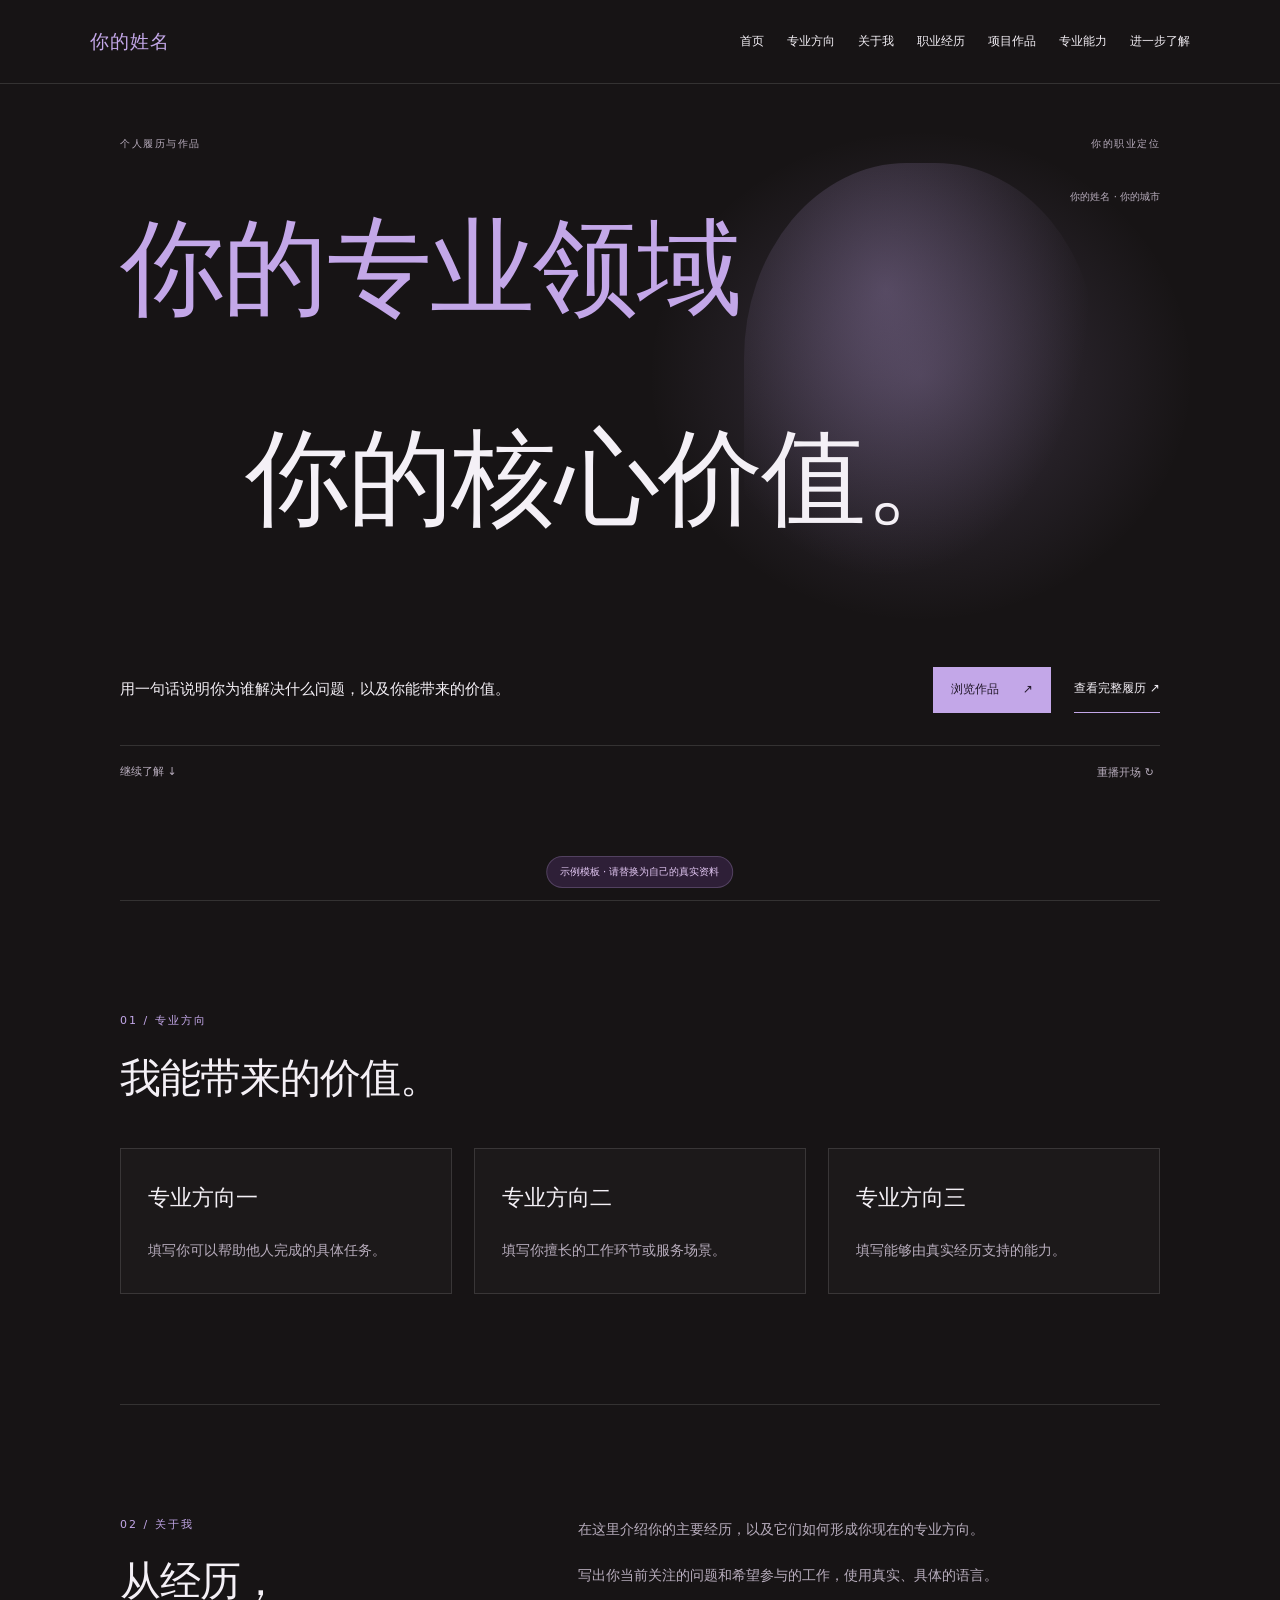
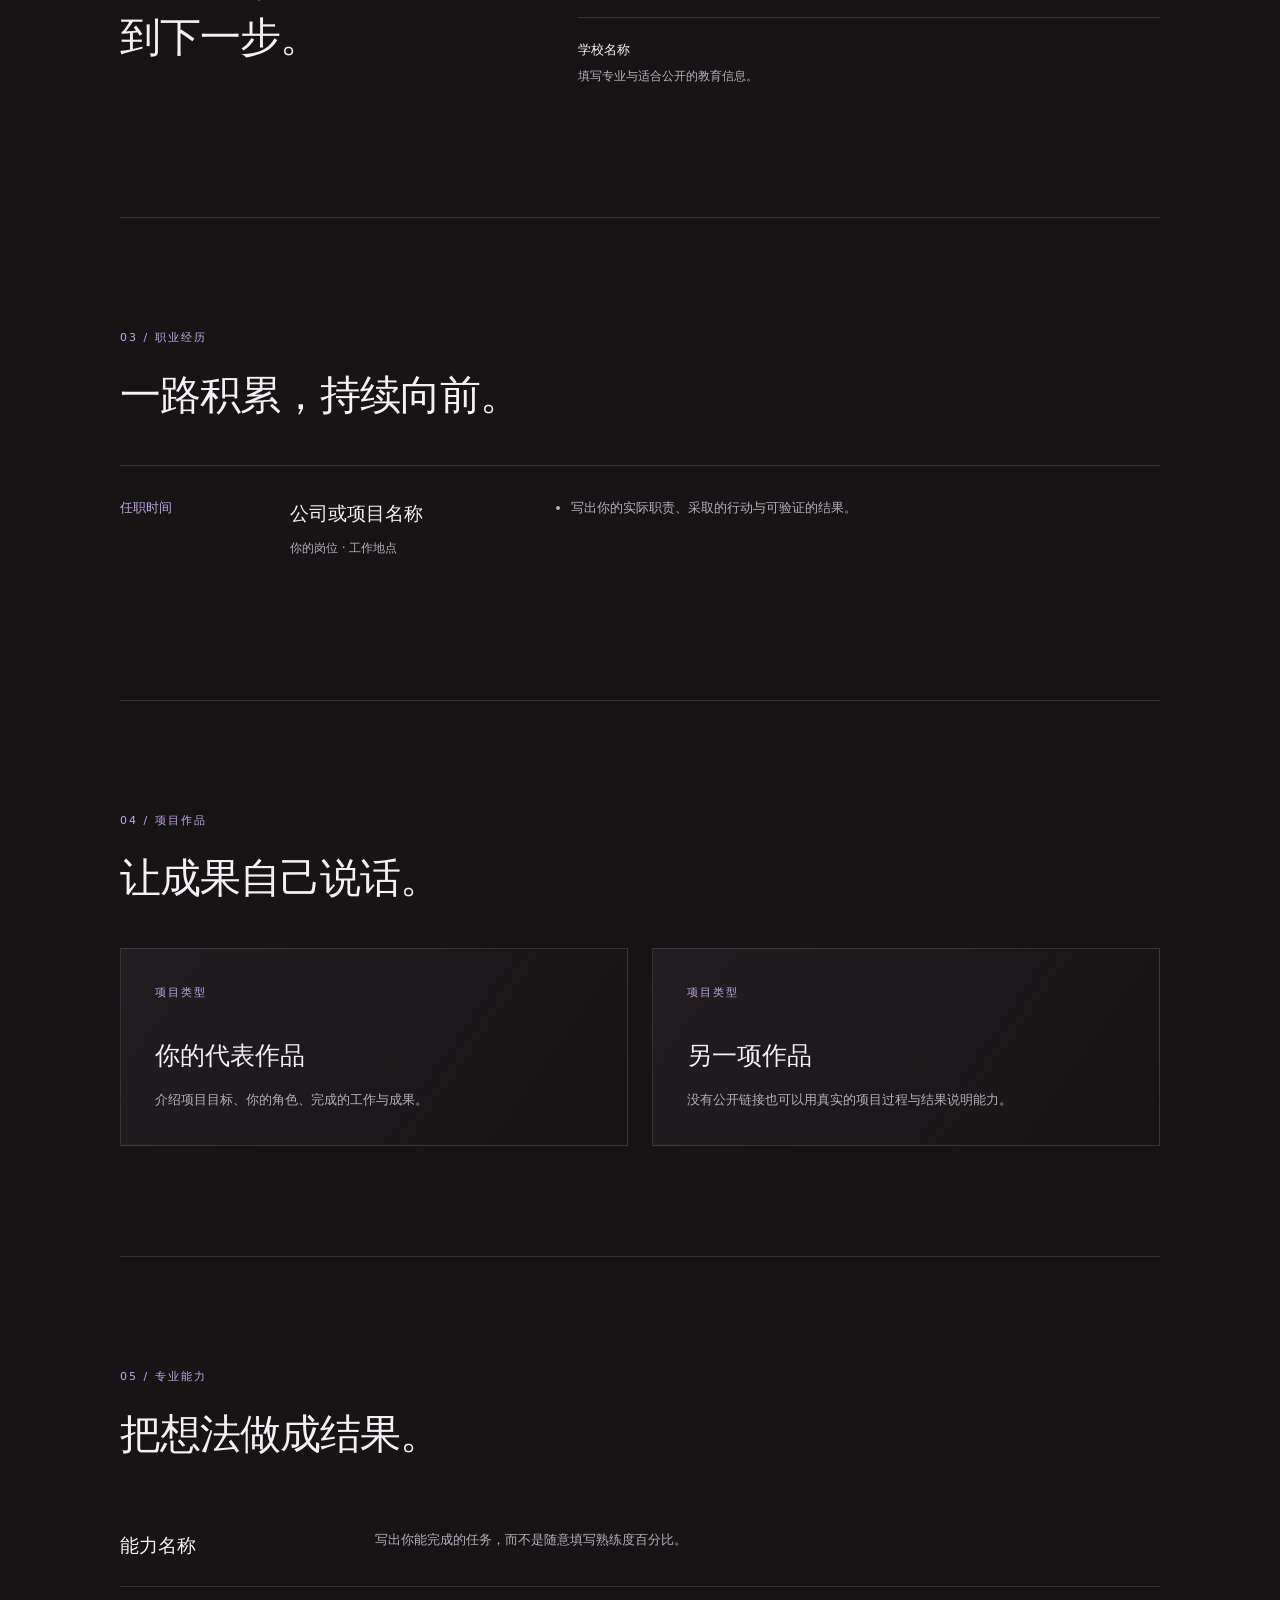
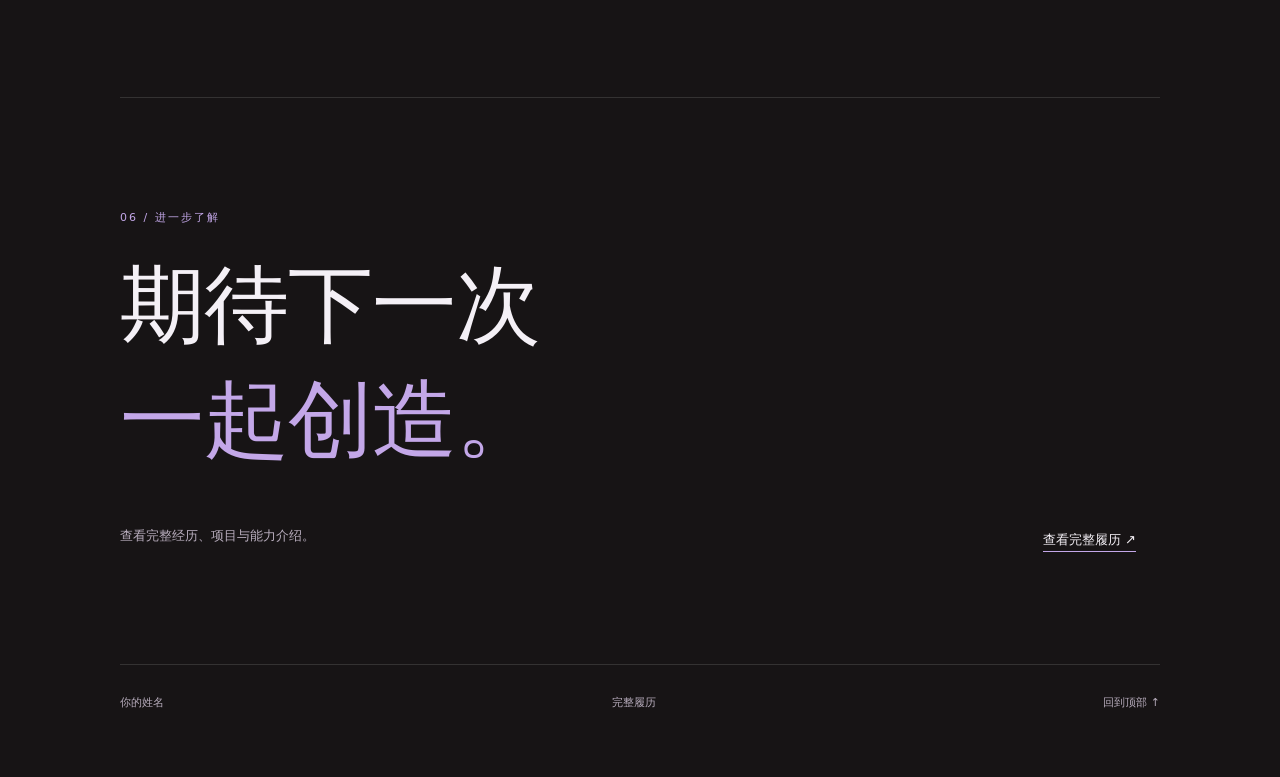
<file: assets/starter/index.html>
<!doctype html>
<html lang="zh-CN">
<head><meta charset="utf-8"><meta name="viewport" content="width=device-width,initial-scale=1"><meta name="description" content="个人履历与作品"><title>个人履历与作品</title><link rel="stylesheet" href="styles.css"><script src="profile.js" defer></script><script src="app.js" defer></script></head>
<body>
  <a class="skip" href="#about">跳至个人介绍</a>
  <header class="header"><a class="brand" href="#home" data-name>个人履历</a><nav class="desktop-nav" aria-label="主导航"></nav><button class="menu-toggle" aria-label="打开导航" aria-controls="mobile-menu" aria-expanded="false">菜单 <span aria-hidden="true">＋</span></button><nav id="mobile-menu" class="mobile-menu" aria-label="手机导航" hidden></nav></header>
  <main>
    <section class="hero" id="home" aria-labelledby="hero-title"><div class="container"><div class="hero-top"><span>个人履历与作品</span><span data-role></span></div><div class="hero-composition"><svg class="entrance-line" viewBox="0 0 1040 550" aria-hidden="true"><path pathLength="1" d="M-30 390C290 515 1110 180 856 52C642 -45 583 161 750 220"/></svg><figure class="portrait"><div class="portrait-placeholder" aria-hidden="true"></div><img alt="" hidden></figure><h1 id="hero-title"><span class="title-first"></span><span class="title-second"></span></h1><p class="hero-note"></p><div class="hero-bottom"><p class="hero-intro"></p><div class="hero-actions"><a class="primary" href="#projects">浏览作品 <span aria-hidden="true">↗</span></a><a class="resume-link" href="resume.html">查看完整履历 <span aria-hidden="true">↓</span></a></div></div></div><div class="hero-under"><a href="#directions">继续了解 ↓</a><button class="replay" type="button">重播开场 ↻</button></div></div></section>
    <section class="section container" id="directions"><div class="section-heading"><p>01 / 专业方向</p><h2>我能带来的价值。</h2></div><div id="direction-list" class="direction-grid"></div></section>
    <section class="section container" id="about"><div class="about-grid"><div class="section-heading"><p>02 / 关于我</p><h2>从经历，<br>到下一步。</h2></div><div><div id="about-copy" class="prose"></div><div id="education-list" class="education"></div></div></div><div id="metric-list" class="metrics"></div></section>
    <section class="section container" id="experience"><div class="section-heading"><p>03 / 职业经历</p><h2>一路积累，持续向前。</h2></div><div id="experience-list" class="timeline"></div></section>
    <section class="section container" id="projects"><div class="section-heading"><p>04 / 项目作品</p><h2>让成果自己说话。</h2></div><div id="project-list" class="project-grid"></div></section>
    <section class="section container" id="skills"><div class="section-heading"><p>05 / 专业能力</p><h2>把想法做成结果。</h2></div><div id="skill-list" class="skill-list"></div></section>
    <section class="section container contact" id="contact"><p class="kicker">06 / 进一步了解</p><h2>期待下一次<br><span>一起创造。</span></h2><div class="contact-bottom"><p>查看完整经历、项目与能力介绍。</p><div id="contact-links"></div></div></section>
  </main>
  <footer class="container footer"><span data-name></span><a href="resume.html">完整履历</a><a href="#home">回到顶部 ↑</a></footer>
  <p id="draft-note" class="draft-note" hidden>示例模板 · 请替换为自己的真实资料</p>
  <dialog id="download-dialog" aria-labelledby="download-title"><button class="dialog-close" aria-label="关闭下载提示">×</button><p class="kicker">完整履历</p><h2 id="download-title">已发起下载</h2><p id="download-name"></p><p>请在浏览器下载列表中查看。也可以先打开完整阅读页。</p><a class="primary" href="resume.html" target="_blank" rel="noopener">查看完整履历 ↗</a></dialog>
  <noscript><p class="noscript">此底稿通过 profile.js 加载资料。请启用 JavaScript，或请制作者提供静态／PDF 简历版本。</p></noscript>
</body></html>
</file>
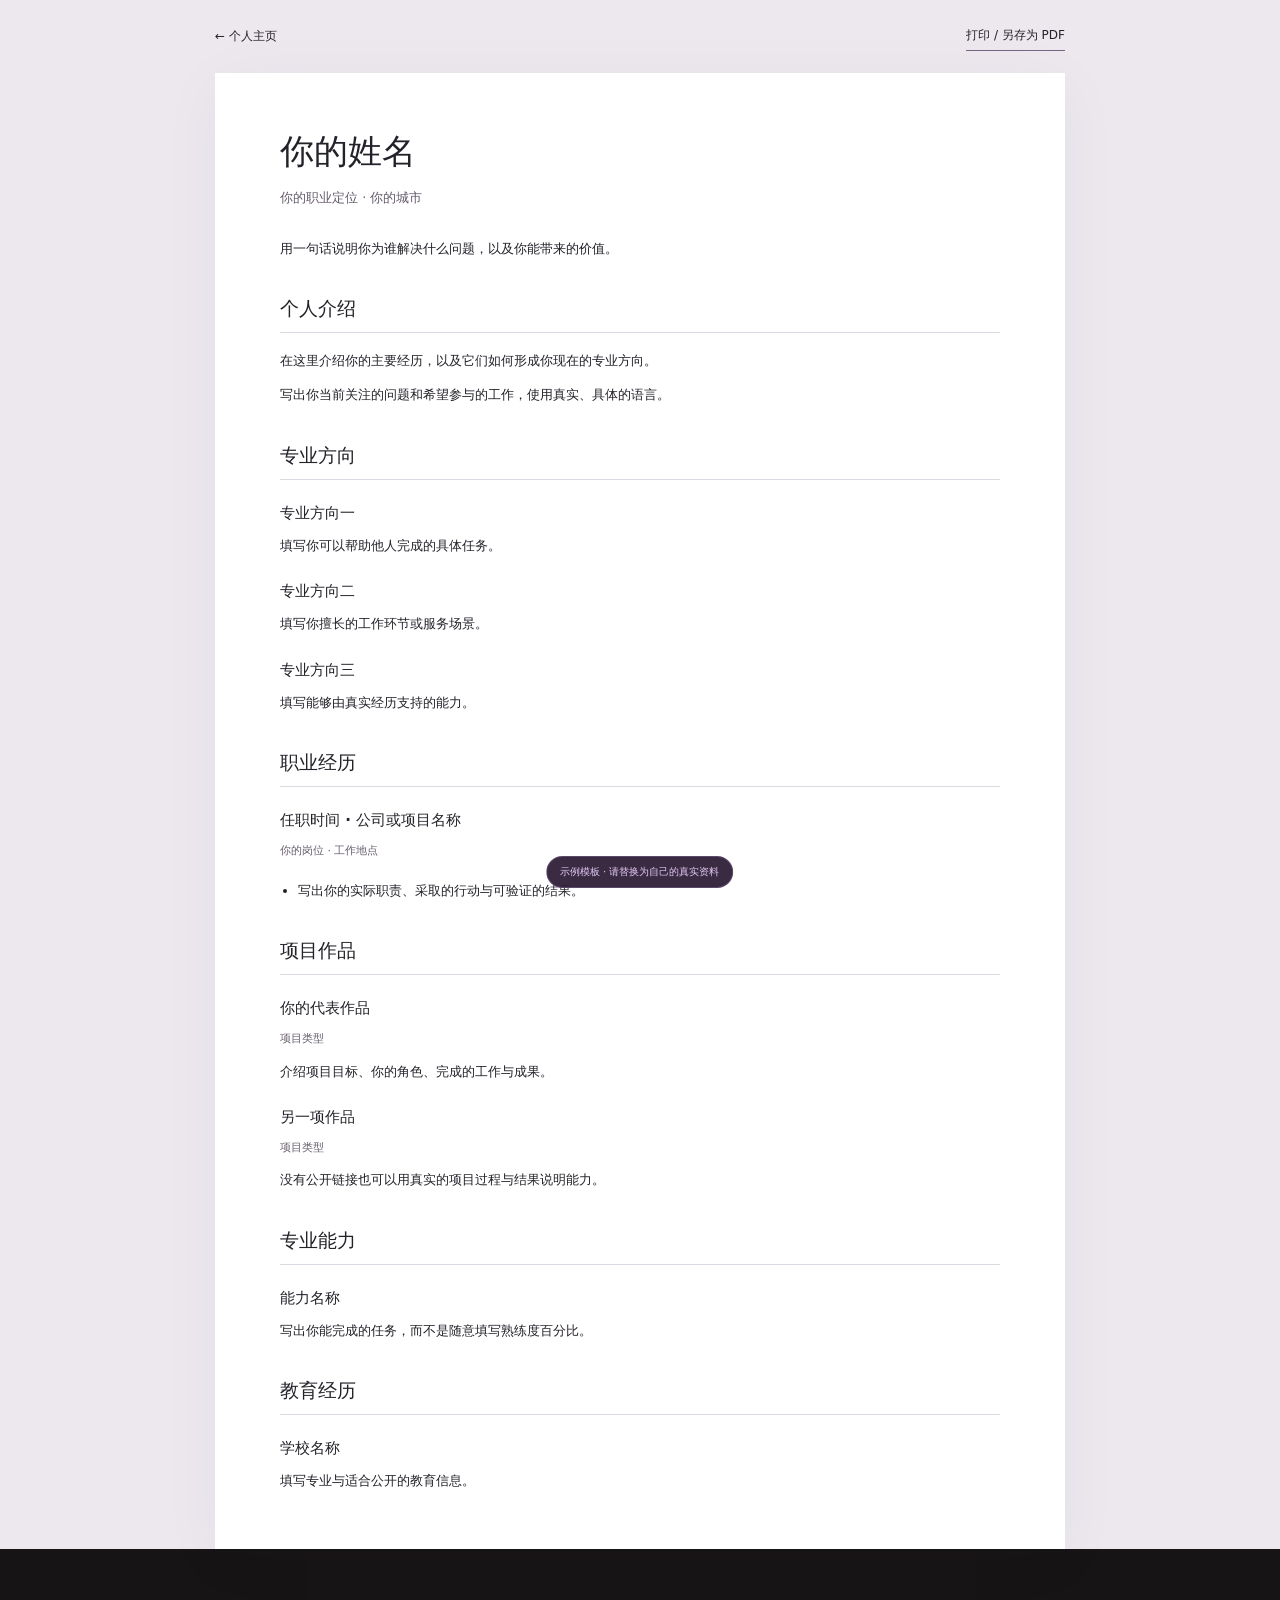
<file: assets/starter/resume.html>
<!doctype html>
<html lang="zh-CN">
<head><meta charset="utf-8"><meta name="viewport" content="width=device-width,initial-scale=1"><title>完整履历</title><link rel="stylesheet" href="styles.css"><script src="profile.js" defer></script><script src="app.js" defer></script></head>
<body class="reader"><header class="reader-bar"><a href="index.html#home">← 个人主页</a><button id="print-resume">打印 / 另存为 PDF</button></header><main id="resume-content" class="resume-sheet"></main><p id="draft-note" class="draft-note" hidden>示例模板 · 请替换为自己的真实资料</p><noscript><p class="noscript">请启用 JavaScript 读取资料，或索取静态／PDF 简历。</p></noscript></body></html>
</file>
<file: assets/starter/styles.css>
:root{--bg:#171415;--accent:#c3a7e8;--ink:#f4f0f6;--muted:#b8adbd;--rule:#ffffff20;--panel:#ffffff05;font-family:"PingFang SC","Microsoft YaHei",system-ui,sans-serif;color:var(--ink);background:var(--bg);font-synthesis:none;color-scheme:dark}*{box-sizing:border-box}html{scroll-behavior:smooth;scroll-padding-top:112px}body{margin:0;line-height:1.8}h1,h2,h3,p,figure{margin:0}a{color:inherit;text-decoration:none}button{font:inherit;color:inherit;cursor:pointer}button,a{touch-action:manipulation}button{background:none;border:0}a:focus-visible,button:focus-visible{outline:2px solid var(--accent);outline-offset:6px}[hidden]{display:none!important}.container{width:min(1040px,calc(100% - 80px));margin:auto}.skip{position:fixed;top:-100px;z-index:100;background:var(--accent);color:#19131f;padding:12px}.skip:focus{top:10px}.header{position:fixed;inset:0 0 auto;z-index:40;min-height:84px;padding:22px max(32px,calc((100vw - 1100px)/2));display:flex;justify-content:space-between;gap:30px;align-items:center;background:var(--bg);border-bottom:1px solid var(--rule)}.brand{color:var(--accent);font-size:19px;letter-spacing:1px;font-weight:600;max-width:30%;overflow-wrap:anywhere}.desktop-nav{display:flex;align-items:center;gap:23px;font-size:12px}.desktop-nav a:hover,.desktop-nav a.active{color:var(--accent)}.menu-toggle{display:none}.mobile-menu{position:absolute;top:100%;left:0;right:0;background:var(--bg);padding:18px 28px 28px;border-bottom:1px solid var(--rule);max-height:calc(100dvh - 90px);overflow-y:auto}.mobile-menu a{display:flex;justify-content:space-between;gap:25px;padding:10px 0;font-size:21px}.mobile-menu small{color:var(--accent);font-size:12px}.hero{padding:135px 0 35px;overflow:hidden;position:relative;isolation:isolate;min-height:100svh}.hero-top{display:flex;justify-content:space-between;gap:20px;font-size:10px;letter-spacing:1.5px;color:var(--muted)}.hero-composition{position:relative;min-height:560px}.hero h1{display:contents;line-height:1.15;font-weight:600;letter-spacing:-.07em}.title-first,.title-second{position:absolute;display:block;white-space:nowrap;font-size:clamp(40px,8.2vw,108px)}.title-first{top:55px;left:0;color:var(--accent);z-index:2}.title-second{top:265px;left:12%;z-index:4}.portrait{position:absolute;top:10px;left:60%;width:34%;height:425px;z-index:3;isolation:isolate}.portrait::before{content:"";position:absolute;inset:-10% -30%;z-index:-1;background:radial-gradient(ellipse,color-mix(in srgb,var(--accent),transparent 80%),transparent 68%)}.portrait img{width:100%;height:100%;object-fit:contain;object-position:center top;mask-image:linear-gradient(90deg,transparent,#000 15%,#000 85%,transparent),linear-gradient(#000 66%,transparent);mask-composite:intersect}.portrait-placeholder{height:100%;display:grid;place-items:center;overflow:hidden;border-radius:46% 46% 10% 10%;background:radial-gradient(ellipse at 40% 30%,color-mix(in srgb,var(--accent),transparent 72%),transparent 68%)}.portrait-placeholder span{font-size:78px;line-height:1.15;letter-spacing:-6px;font-weight:600;color:color-mix(in srgb,var(--accent),transparent 40%);transform:rotate(-8deg)}.hero-note{position:absolute;right:0;top:35px;z-index:5;color:var(--muted);font-size:10px;max-width:160px;text-align:right}.hero-bottom{position:absolute;left:0;right:0;bottom:0;z-index:5;display:flex;align-items:center;justify-content:space-between;gap:40px}.hero-intro{font-size:15px;max-width:500px}.hero-actions{display:flex;align-items:center;gap:23px;flex-shrink:0;font-size:12px}.primary{display:inline-flex;align-items:center;justify-content:space-between;gap:24px;background:var(--accent);color:#22182a;padding:12px 18px}.resume-link{border-bottom:1px solid var(--accent);padding:12px 0}.hero-under{display:flex;justify-content:space-between;gap:20px;border-top:1px solid var(--rule);margin-top:32px;padding-top:16px;font-size:11px;color:var(--muted)}.replay{font-size:11px}.entrance-line{position:absolute;inset:0;width:100%;height:100%;fill:none;stroke:var(--accent);stroke-width:1.2;pointer-events:none;z-index:1;opacity:0;overflow:visible}.section{padding-block:110px;border-top:1px solid var(--rule)}.section-heading{margin-bottom:42px}.section-heading>p,.kicker{font-size:11px;letter-spacing:2px;color:var(--accent);margin-bottom:20px}.section h2{font-size:clamp(28px,3.2vw,43px);line-height:1.35;font-weight:500;letter-spacing:-1px}.direction-grid{display:grid;grid-template-columns:repeat(3,1fr);gap:22px}.direction-card{padding:29px 27px;background:var(--panel);border:1px solid var(--rule)}.direction-card h3{font-size:22px;font-weight:500;margin-bottom:18px}.direction-card p,.prose p{color:var(--muted);font-size:14px;line-height:2}.prose p+p{margin-top:18px}.about-grid{display:grid;grid-template-columns:.8fr 1.2fr;gap:70px}.education{margin-top:28px;border-top:1px solid var(--rule);padding-top:20px;font-size:12px;color:var(--muted)}.education h3{font-size:13px;color:var(--ink);margin-bottom:5px}.metrics{display:grid;grid-template-columns:repeat(3,1fr);gap:30px;margin-top:55px}.metric strong{display:block;font-size:38px;font-weight:500;color:var(--accent);line-height:1.35}.metric p{font-size:13px;margin-top:12px}.metric small{font-size:10px;color:var(--muted);display:block;margin-top:5px}.experience-row{display:grid;grid-template-columns:135px 230px 1fr;gap:35px;padding:30px 0;border-top:1px solid var(--rule)}.experience-row>span{color:var(--accent);font-size:13px}.experience-row h3{font-size:19px;font-weight:500}.experience-row .role{font-size:12px;color:var(--muted);margin-top:8px}.experience-row ul{padding-left:16px;margin:0;color:var(--muted);font-size:13px}.experience-row li+li{margin-top:8px}.project-grid{display:grid;grid-template-columns:1fr 1fr;gap:24px}.project-card{padding:34px;border:1px solid var(--rule);background:linear-gradient(125deg,color-mix(in srgb,var(--accent),transparent 94%),transparent)}.project-card .kicker{margin-bottom:35px}.project-card h3{font-size:25px;font-weight:500;line-height:1.4;margin-bottom:15px}.project-card>p:not(.kicker){font-size:13px;color:var(--muted)}.project-card a{display:inline-block;color:var(--accent);font-size:12px;margin-top:28px}.skill-row{display:grid;grid-template-columns:220px 1fr;gap:35px;padding:24px 0;border-bottom:1px solid var(--rule)}.skill-row h3{font-size:19px;font-weight:500}.skill-row p{font-size:13px;color:var(--muted)}.contact h2{font-size:clamp(42px,7vw,85px)}.contact h2 span{color:var(--accent)}.contact-bottom{display:flex;align-items:center;justify-content:space-between;gap:40px;margin-top:40px}.contact-bottom p{color:var(--muted);font-size:13px}.contact-bottom a{display:inline-block;font-size:13px;margin:10px 24px 0 0;border-bottom:1px solid var(--accent)}.footer{border-top:1px solid var(--rule);padding-block:28px 65px;display:flex;justify-content:space-between;gap:20px;color:var(--muted);font-size:11px}.draft-note{position:fixed;bottom:12px;left:50%;transform:translateX(-50%);padding:6px 13px;background:#302039f2;border:1px solid #bda5d842;border-radius:20px;color:#e4c9f5;z-index:45;white-space:nowrap;font-size:10px}.empty{font-size:13px;color:var(--muted)}dialog{color:var(--ink);background:var(--bg);border:1px solid var(--rule);padding:36px;width:min(470px,calc(100% - 32px))}dialog::backdrop{background:#0009}dialog h2{font-size:26px}dialog p{font-size:13px;margin-block:15px;color:var(--muted)}.dialog-close{position:absolute;right:12px;top:8px;font-size:26px}dialog .primary{font-size:12px;margin-top:12px}.noscript{margin:100px auto;padding:30px;max-width:600px}
body[data-layout=split] .title-first,body[data-layout=split] .title-second{font-size:clamp(36px,5.3vw,68px);left:0}body[data-layout=split] .title-first{top:120px}body[data-layout=split] .title-second{top:210px}body[data-layout=split] .portrait{left:65%;width:30%}body[data-layout=type] .title-first,body[data-layout=type] .title-second{left:0}body[data-layout=type] .title-second{top:190px}body[data-layout=type] .portrait{left:auto;right:0;top:300px;width:150px;height:180px}body[data-layout=type] .portrait-placeholder span{font-size:40px;letter-spacing:-3px}body[data-layout=type] .hero-bottom{right:190px;display:block}body[data-layout=type] .hero-actions{margin-top:24px}body[data-layout=type] .hero-note{top:370px;right:185px}
.reader{background:#ece8ee;color:#242129;color-scheme:light}.reader-bar{max-width:850px;margin:auto;display:flex;justify-content:space-between;align-items:center;gap:20px;padding:22px 0;font-size:12px}.reader-bar button{border-bottom:1px solid #766683;padding:3px 0}.resume-sheet{max-width:850px;margin:0 auto 60px;background:white;padding:55px 65px;box-shadow:0 10px 60px #31233a0b}.resume-sheet h1{font-size:34px;line-height:1.4}.resume-sheet .resume-role{color:#655c6c;margin:10px 0 25px}.resume-sheet h2{font-size:19px;margin:30px 0 15px;border-bottom:1px solid #ded8e3;padding-bottom:7px}.resume-sheet h3{font-size:15px;margin:20px 0 6px}.resume-sheet p,.resume-sheet li{font-size:13px;line-height:1.95}.resume-sheet p+p{margin-top:9px}.resume-sheet ul{padding-left:18px}.resume-sheet .meta{font-size:11px;color:#655c6c}.resume-sheet a{color:#554368;text-decoration:underline;overflow-wrap:anywhere}
@media(max-width:1050px){.desktop-nav{display:none}.menu-toggle{display:block;font-size:12px}.menu-toggle span{margin-left:12px}.brand{max-width:70%}.hero-bottom{display:block}.hero-actions{margin-top:22px}.hero-composition{min-height:580px}.experience-row{grid-template-columns:120px 180px 1fr;gap:25px}.hero-note{max-width:110px}.reader-bar{padding-inline:22px}}
@media(max-width:680px){html{scroll-padding-top:100px}.container{width:calc(100% - 40px)}.header{min-height:76px;padding:20px}.brand{font-size:16px}.hero{padding:108px 0 28px;min-height:0}.hero-top{font-size:8px;letter-spacing:.4px}.hero-composition{min-height:620px}.title-first,.title-second{font-size:clamp(34px,10vw,65px)}.title-first{top:30px}.title-second{left:0;top:275px}.portrait{left:40%;top:100px;width:58%;height:300px}.portrait-placeholder span{font-size:59px}.hero-note{top:125px;left:0;right:auto;text-align:left;max-width:100px;font-size:9px}.hero-intro{font-size:13px;max-width:100%}.hero-actions{flex-wrap:wrap;gap:23px;font-size:11px}.hero-under{margin-top:23px}.section{padding-block:70px}.section-heading{margin-bottom:30px}.section-heading>p{font-size:10px}.direction-grid,.project-grid{grid-template-columns:1fr}.direction-card{padding:24px}.about-grid{grid-template-columns:1fr;gap:10px}.metrics{grid-template-columns:1fr;gap:25px}.metric{border-top:1px solid var(--rule);padding-top:20px}.metric strong{font-size:34px}.experience-row{grid-template-columns:1fr;gap:10px;padding:25px 0}.experience-row ul{margin-top:6px}.skill-row{grid-template-columns:1fr;gap:8px}.contact-bottom{display:block}.contact-bottom>div{margin-top:20px}.footer{font-size:10px;flex-wrap:wrap}.reader-bar{font-size:11px;padding:18px}.resume-sheet{padding:30px 23px;margin-bottom:0}.resume-sheet h1{font-size:28px}body[data-layout=split] .title-first,body[data-layout=split] .title-second{font-size:clamp(31px,9.3vw,58px);left:0}body[data-layout=split] .title-first{top:25px}body[data-layout=split] .title-second{top:92px}body[data-layout=split] .portrait{top:172px;left:45%;width:52%;height:280px}body[data-layout=split] .hero-note{top:200px}body[data-layout=type] .title-first{top:30px}body[data-layout=type] .title-second{top:110px}body[data-layout=type] .portrait{top:210px;right:0;width:135px;height:180px}body[data-layout=type] .hero-note{top:240px;left:0;right:auto}body[data-layout=type] .hero-bottom{right:0}}
@media(prefers-reduced-motion:reduce){html{scroll-behavior:auto}*{animation:none!important;transition:none!important}.entrance-line{display:none}}
@media print{.reader{background:white}.reader-bar,.draft-note{display:none!important}.resume-sheet{max-width:none;padding:0;margin:0;box-shadow:none}.resume-sheet h2,.resume-sheet h3{break-after:avoid}.resume-sheet li,.resume-sheet p{orphans:3;widows:3}.resume-sheet a{color:inherit} @page{size:A4;margin:18mm}}
</file>
